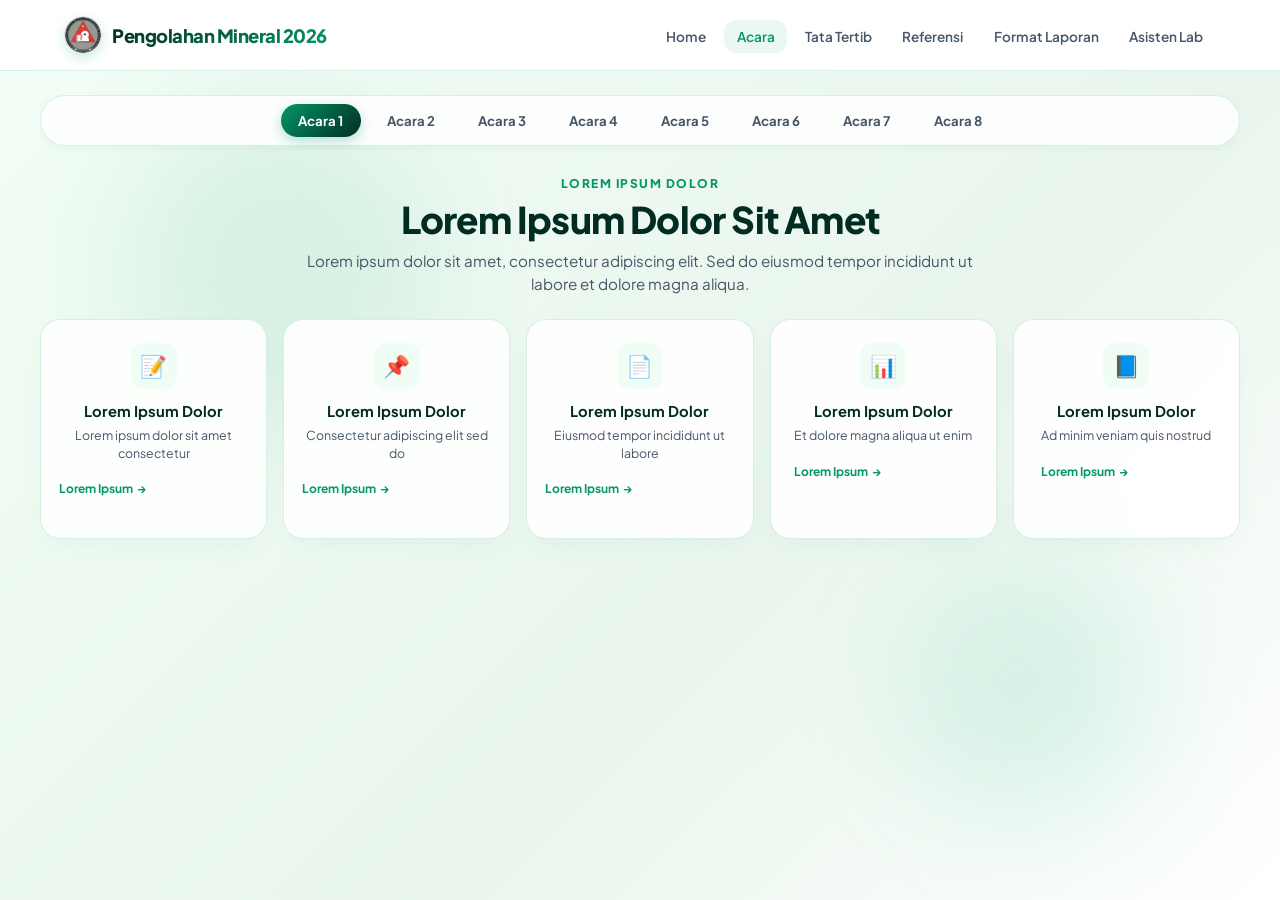
<file: acara.html>
<!DOCTYPE html>
<html lang="id">
<head>
  <meta charset="UTF-8">
  <meta name="viewport" content="width=device-width, initial-scale=1.0">
  <link rel="icon" type="png" href="logo.png">
  <title>LAB PM 2026</title>

  <!-- Google Fonts: Plus Jakarta Sans -->
  <link rel="preconnect" href="https://fonts.googleapis.com">
  <link rel="preconnect" href="https://fonts.gstatic.com" crossorigin>
  <link href="https://fonts.googleapis.com/css2?family=Plus+Jakarta+Sans:wght@300;400;500;600;700;800&display=swap" rel="stylesheet">

  <!-- CSS terpisah: common.css (nav & dasar, seragam di semua halaman) + acara.css (khusus halaman ini) -->
  <link rel="stylesheet" href="css/common.css">
  <link rel="stylesheet" href="css/acara.css">
</head>
<body>

  <div class="app-container">
    <!-- NAVBAR (markup seragam di semua halaman) -->
    <header class="top-header">
      <div class="nav-container">
        <a href="index.html" class="brand">
          <div class="brand-logo"><img src="logo.png" alt="Logo Laboratorium Pengolahan Mineral"></div>
          <span>Pengolahan Mineral 2026</span>
        </a>

        <button class="nav-toggle" id="navToggle" aria-label="Buka menu navigasi">
          <span></span><span></span><span></span>
        </button>

        <nav id="mainNav">
          <ul>
            <li><a href="index.html">Home</a></li>
            <li><a href="acara.html" class="active">Acara</a></li>
            <li><a href="tata_tertib.html">Tata Tertib</a></li>
            <li><a href="refrensi.html">Referensi</a></li>
            <li><a href="format_laporan.html">Format Laporan</a></li>
            <li><a href="asiste_lab.html">Asisten Lab</a></li>
          </ul>
        </nav>
      </div>
    </header>

    <!-- MAIN CONTENT -->
    <main class="main-content">
      <div class="animated-orb orb-1"></div>
      <div class="animated-orb orb-2"></div>

      <div class="content-wrapper">

        <!-- SELECTOR TOMBOL ACARA 1 - 8 (DESKTOP/TABLET) -->
        <div class="acara-selector-container">
          <div class="acara-selector">
            <button class="btn-acara active" onclick="switchAcara(1)">Acara 1</button>
            <button class="btn-acara" onclick="switchAcara(2)">Acara 2</button>
            <button class="btn-acara" onclick="switchAcara(3)">Acara 3</button>
            <button class="btn-acara" onclick="switchAcara(4)">Acara 4</button>
            <button class="btn-acara" onclick="switchAcara(5)">Acara 5</button>
            <button class="btn-acara" onclick="switchAcara(6)">Acara 6</button>
            <button class="btn-acara" onclick="switchAcara(7)">Acara 7</button>
            <button class="btn-acara" onclick="switchAcara(8)">Acara 8</button>
          </div>
        </div>

        <!-- DROPDOWN "PILIH ACARA" (KHUSUS HANDPHONE) -->
        <div class="acara-select-mobile">
          <label class="acara-select-label" for="acaraSelect">
            <span class="acara-select-icon">📋</span> Pilih Acara
          </label>
          <div class="acara-select-wrapper">
            <select id="acaraSelect" class="acara-select" onchange="switchAcara(parseInt(this.value))">
              <option value="1">Acara 1 — Lorem Ipsum Dolor Sit</option>
              <option value="2">Acara 2 — Consectetur Adipiscing Elit</option>
              <option value="3">Acara 3 — Sed Do Eiusmod Tempor</option>
              <option value="4">Acara 4 — Incididunt Ut Labore</option>
              <option value="5">Acara 5 — Dolore Magna Aliqua</option>
              <option value="6">Acara 6 — Ut Enim Ad Minim</option>
              <option value="7">Acara 7 — Quis Nostrud Exercitation</option>
              <option value="8">Acara 8 — Ullamco Laboris Nisi</option>
            </select>
            <span class="acara-select-arrow">▾</span>
          </div>
        </div>

        <!-- HEADER ACARA TERPILIH -->
        <div class="acara-header-box" id="acara-header">
          <div class="acara-tag" id="display-tag">LOREM IPSUM DOLOR</div>
          <h1 class="acara-title" id="display-title">Lorem Ipsum Dolor Sit Amet</h1>
          <p class="acara-desc" id="display-desc">
            Lorem ipsum dolor sit amet, consectetur adipiscing elit. Sed do eiusmod tempor incididunt ut labore et dolore magna aliqua.
          </p>
        </div>

        <!-- 5 CARDS DINAMIS -->
        <div class="cards-grid" id="cards-container">

          <!-- Card 1: Pre-Praktikum -->
          <a href="#" class="card-modul" id="card-pre">
            <div class="card-icon">📝</div>
            <div class="card-content-mobile">
              <div class="card-title" id="title-pre">Lorem Ipsum Dolor</div>
              <div class="card-sub" id="sub-pre">Lorem ipsum dolor sit amet consectetur</div>
              <div class="card-btn">Lorem Ipsum <span>→</span></div>
            </div>
          </a>

          <!-- Card 2: Tugas Praktikum -->
          <a href="#" class="card-modul" id="card-tugas">
            <div class="card-icon">📌</div>
            <div class="card-content-mobile">
              <div class="card-title" id="title-tugas">Lorem Ipsum Dolor</div>
              <div class="card-sub" id="sub-tugas">Consectetur adipiscing elit sed do</div>
              <div class="card-btn">Lorem Ipsum <span>→</span></div>
            </div>
          </a>

          <!-- Card 3: Laporan Sementara -->
          <a href="#" class="card-modul" id="card-laporan">
            <div class="card-icon">📄</div>
            <div class="card-title" id="title-laporan">Lorem Ipsum Dolor</div>
            <div class="card-content-mobile">
              <div class="card-sub" id="sub-laporan">Eiusmod tempor incididunt ut labore</div>
              <div class="card-btn">Lorem Ipsum <span>→</span></div>
            </div>
          </a>

          <!-- Card 4: Data Acara -->
          <a href="#" class="card-modul" id="card-data">
            <div class="card-icon">📊</div>
            <div class="card-content-mobile">
              <div class="card-title" id="title-data">Lorem Ipsum Dolor</div>
              <div class="card-sub" id="sub-data">Et dolore magna aliqua ut enim</div>
              <div class="card-btn">Lorem Ipsum <span>→</span></div>
            </div>
          </a>

          <!-- Card 5: Panduan Praktikum -->
          <a href="#" class="card-modul" id="card-panduan">
            <div class="card-icon">📘</div>
            <div class="card-content-mobile">
              <div class="card-title" id="title-panduan">Lorem Ipsum Dolor</div>
              <div class="card-sub" id="sub-panduan">Ad minim veniam quis nostrud</div>
              <div class="card-btn">Lorem Ipsum <span>→</span></div>
            </div>
          </a>

        </div>

      </div>
    </main>
  </div>

  <!-- SCRIPT DINAMIS UNTUK MENGUBAH HEADER & SETIAP KARTU -->
  <script src="js/common.js"></script>
  <script src="js/acara.js"></script>
</body>
</html>
</file>
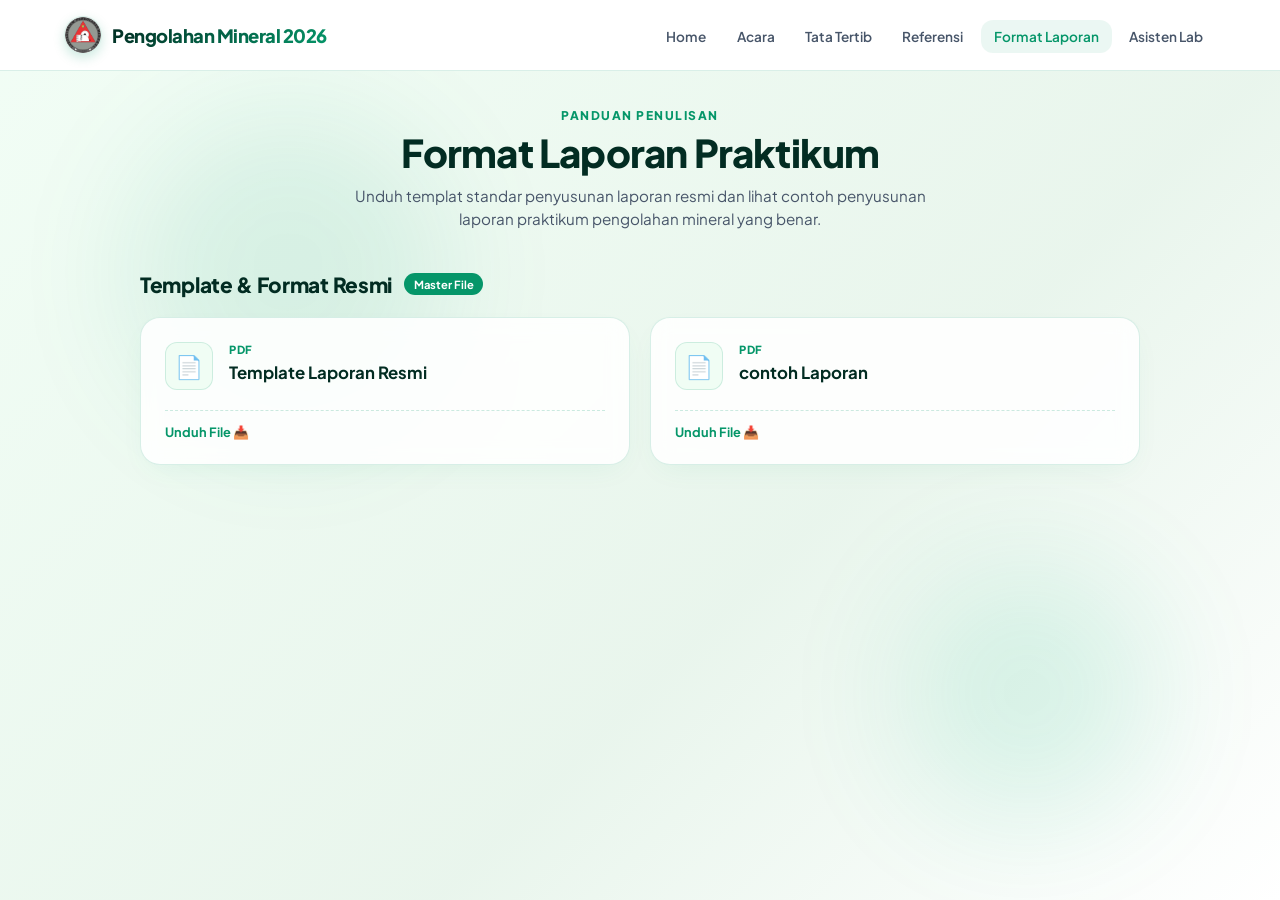
<file: format_laporan.html>
<!DOCTYPE html>
<html lang="id">
<head>
  <meta charset="UTF-8">
  <meta name="viewport" content="width=device-width, initial-scale=1.0">
  <link rel="icon" type="png" href="logo.png">
  <title>LAB PM 2026</title>

  <!-- Google Fonts: Plus Jakarta Sans -->
  <link rel="preconnect" href="https://fonts.googleapis.com">
  <link rel="preconnect" href="https://fonts.gstatic.com" crossorigin>
  <link href="https://fonts.googleapis.com/css2?family=Plus+Jakarta+Sans:wght@300;400;500;600;700;800&display=swap" rel="stylesheet">

  <!-- CSS terpisah: common.css (nav & dasar, seragam di semua halaman) + format_laporan.css (khusus halaman ini) -->
  <link rel="stylesheet" href="css/common.css">
  <link rel="stylesheet" href="css/format_laporan.css">
</head>
<body>

  <div class="app-container">
    <!-- NAVBAR (markup seragam di semua halaman) -->
    <header class="top-header">
      <div class="nav-container">
        <a href="index.html" class="brand">
          <div class="brand-logo"><img src="logo.png" alt="Logo Laboratorium Pengolahan Mineral"></div>
          <span>Pengolahan Mineral 2026</span>
        </a>

        <button class="nav-toggle" id="navToggle" aria-label="Buka menu navigasi">
          <span></span><span></span><span></span>
        </button>

        <nav id="mainNav">
          <ul>
            <li><a href="index.html">Home</a></li>
            <li><a href="acara.html">Acara</a></li>
            <li><a href="tata_tertib.html">Tata Tertib</a></li>
            <li><a href="refrensi.html">Referensi</a></li>
            <li><a href="format_laporan.html" class="active">Format Laporan</a></li>
            <li><a href="asiste_lab.html">Asisten Lab</a></li>
          </ul>
        </nav>
      </div>
    </header>

    <!-- MAIN CONTENT -->
    <main class="main-content">
      <div class="animated-orb orb-1"></div>
      <div class="animated-orb orb-2"></div>

      <div class="content-wrapper">

        <!-- HEADER PAGE -->
        <div class="page-header">
          <div class="page-tag">PANDUAN PENULISAN</div>
          <h1 class="page-title">Format Laporan Praktikum</h1>
          <p class="page-desc">
            Unduh templat standar penyusunan laporan resmi dan lihat contoh penyusunan laporan praktikum pengolahan mineral yang benar.
          </p>
        </div>

        <!-- SECTION 1: TEMPLATE FORMAT LAPORAN -->
        <section>
          <div class="section-header">
            <h2 class="section-title">Template & Format Resmi</h2>
            <span class="section-badge">Master File</span>
          </div>

          <div class="cards-grid">

            <!-- Card 1: Format Laporan Utama -->
            <a href="#" target="_blank" class="card-format">
              <div class="card-body">
                <div class="card-icon">📄</div>
                <div class="card-info">
                  <span class="card-tag">PDF</span>
                  <h3 class="card-title">Template Laporan Resmi</h3>
                </div>
              </div>
              <div class="card-footer">
                <span class="btn-action">Unduh File 📥</span>
              </div>
            </a>

            <!-- Card 2: Format Laporan Utama -->
            <a href="#" target="_blank" class="card-format">
              <div class="card-body">
                <div class="card-icon">📄</div>
                <div class="card-info">
                  <span class="card-tag">PDF</span>
                  <h3 class="card-title">contoh Laporan</h3>
                </div>
              </div>
              <div class="card-footer">
                <span class="btn-action">Unduh File 📥</span>
              </div>
            </a>

          </div>
        </section>
      </div>
    </main>
  </div>

  <script src="js/common.js"></script>
</body>
</html>
</file>
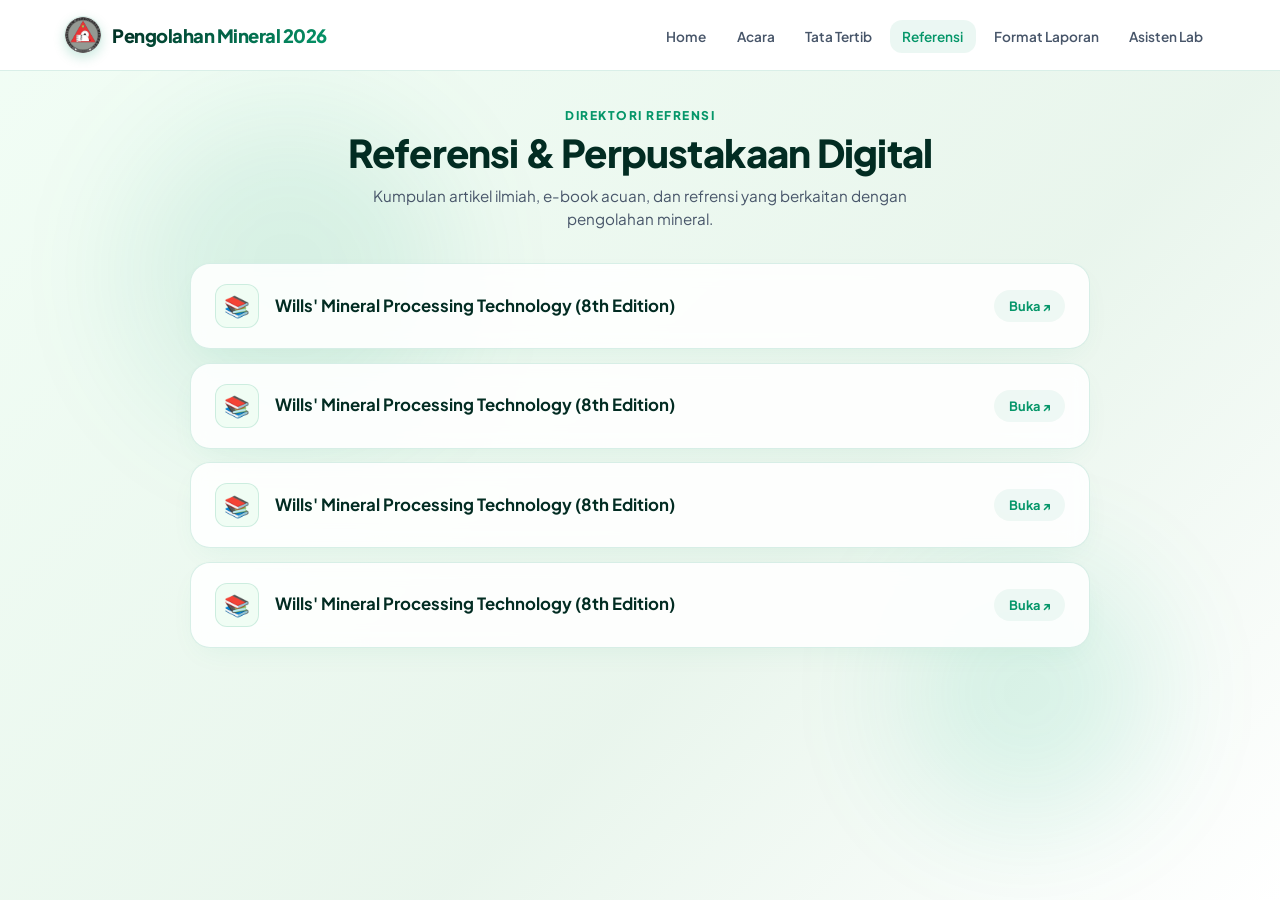
<file: refrensi.html>
<!DOCTYPE html>
<html lang="id">
<head>
  <meta charset="UTF-8">
  <meta name="viewport" content="width=device-width, initial-scale=1.0">
  <link rel="icon" type="png" href="logo.png">
  <title>lAB PM 2026</title>

  <!-- Google Fonts: Plus Jakarta Sans -->
  <link rel="preconnect" href="https://fonts.googleapis.com">
  <link rel="preconnect" href="https://fonts.gstatic.com" crossorigin>
  <link href="https://fonts.googleapis.com/css2?family=Plus+Jakarta+Sans:wght@300;400;500;600;700;800&display=swap" rel="stylesheet">

  <!-- CSS terpisah: common.css (nav & dasar, seragam di semua halaman) + refrensi.css (khusus halaman ini) -->
  <link rel="stylesheet" href="css/common.css">
  <link rel="stylesheet" href="css/refrensi.css">
</head>
<body>

  <div class="app-container">
    <!-- NAVBAR (markup seragam di semua halaman) -->
    <header class="top-header">
      <div class="nav-container">
        <a href="index.html" class="brand">
          <div class="brand-logo"><img src="logo.png" alt="Logo Laboratorium Pengolahan Mineral"></div>
          <span>Pengolahan Mineral 2026</span>
        </a>

        <button class="nav-toggle" id="navToggle" aria-label="Buka menu navigasi">
          <span></span><span></span><span></span>
        </button>

        <nav id="mainNav">
          <ul>
            <li><a href="index.html">Home</a></li>
            <li><a href="acara.html">Acara</a></li>
            <li><a href="tata_tertib.html">Tata Tertib</a></li>
            <li><a href="refrensi.html" class="active">Referensi</a></li>
            <li><a href="format_laporan.html">Format Laporan</a></li>
            <li><a href="asiste_lab.html">Asisten Lab</a></li>
          </ul>
        </nav>
      </div>
    </header>

    <!-- MAIN CONTENT -->
    <main class="main-content">
      <div class="animated-orb orb-1"></div>
      <div class="animated-orb orb-2"></div>

      <div class="content-wrapper">

        <!-- HEADER PAGE -->
        <div class="page-header">
          <div class="page-tag">DIREKTORI REFRENSI</div>
          <h1 class="page-title">Referensi & Perpustakaan Digital</h1>
          <p class="page-desc">
            Kumpulan artikel ilmiah, e-book acuan, dan refrensi yang berkaitan dengan pengolahan mineral.
          </p>
        </div>

        <!-- LIST CARD PANJANG MEMANJANG -->
        <div class="reference-list">

          <!-- Card Panjang 1 -->
          <a href="https://link-artikel-jurnal-1.com" target="_blank" rel="noopener noreferrer" class="card-ref-long">
            <div class="ref-main-info">
              <div class="ref-icon">📚</div>
              <div class="ref-text">
                <div class="ref-title">Wills' Mineral Processing Technology (8th Edition)</div>
              </div>
            </div>
            <div class="ref-action">
              Buka ↗
            </div>
          </a>

          <!-- Card Panjang 2 -->
          <a href="https://link-artikel-jurnal-1.com" target="_blank" rel="noopener noreferrer" class="card-ref-long">
            <div class="ref-main-info">
              <div class="ref-icon">📚</div>
              <div class="ref-text">
                <div class="ref-title">Wills' Mineral Processing Technology (8th Edition)</div>
              </div>
            </div>
            <div class="ref-action">
              Buka ↗
            </div>
          </a>

          <!-- Card Panjang 3 -->
          <a href="https://link-artikel-jurnal-1.com" target="_blank" rel="noopener noreferrer" class="card-ref-long">
            <div class="ref-main-info">
              <div class="ref-icon">📚</div>
              <div class="ref-text">
                <div class="ref-title">Wills' Mineral Processing Technology (8th Edition)</div>
              </div>
            </div>
            <div class="ref-action">
              Buka ↗
            </div>
          </a>

          <!-- Card Panjang 4 -->
          <a href="https://link-artikel-jurnal-1.com" target="_blank" rel="noopener noreferrer" class="card-ref-long">
            <div class="ref-main-info">
              <div class="ref-icon">📚</div>
              <div class="ref-text">
                <div class="ref-title">Wills' Mineral Processing Technology (8th Edition)</div>
              </div>
            </div>
            <div class="ref-action">
              Buka ↗
            </div>
          </a>

        </div>

      </div>
    </main>
  </div>

  <script src="js/common.js"></script>
</body>
</html>
</file>
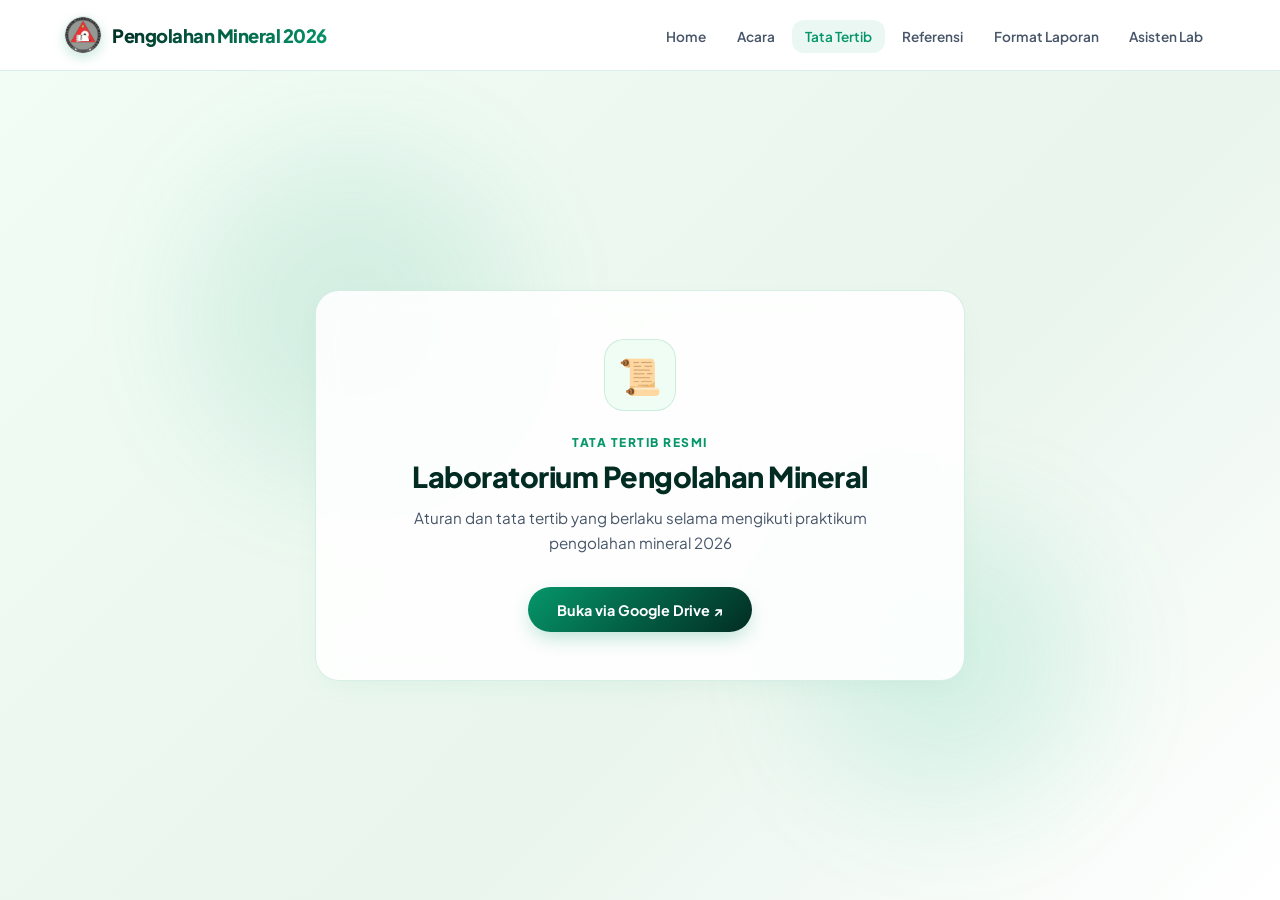
<file: tata_tertib.html>
<!DOCTYPE html>
<html lang="id">
<head>
  <meta charset="UTF-8">
  <meta name="viewport" content="width=device-width, initial-scale=1.0">
  <link rel="icon" type="png" href="logo.png">
  <title>LAB PM 2026</title>

  <!-- Google Fonts: Plus Jakarta Sans -->
  <link rel="preconnect" href="https://fonts.googleapis.com">
  <link rel="preconnect" href="https://fonts.gstatic.com" crossorigin>
  <link href="https://fonts.googleapis.com/css2?family=Plus+Jakarta+Sans:wght@300;400;500;600;700;800&display=swap" rel="stylesheet">

  <!-- CSS terpisah: common.css (nav & dasar, seragam di semua halaman) + tata_tertib.css (khusus halaman ini) -->
  <link rel="stylesheet" href="css/common.css">
  <link rel="stylesheet" href="css/tata_tertib.css">
</head>
<body>

  <div class="app-container">
    <!-- NAVBAR (markup seragam di semua halaman) -->
    <header class="top-header">
      <div class="nav-container">
        <a href="index.html" class="brand">
          <div class="brand-logo"><img src="logo.png" alt="Logo Laboratorium Pengolahan Mineral"></div>
          <span>Pengolahan Mineral 2026</span>
        </a>

        <button class="nav-toggle" id="navToggle" aria-label="Buka menu navigasi">
          <span></span><span></span><span></span>
        </button>

        <nav id="mainNav">
          <ul>
            <li><a href="index.html">Home</a></li>
            <li><a href="acara.html">Acara</a></li>
            <li><a href="tata_tertib.html" class="active">Tata Tertib</a></li>
            <li><a href="refrensi.html">Referensi</a></li>
            <li><a href="format_laporan.html">Format Laporan</a></li>
            <li><a href="asiste_lab.html">Asisten Lab</a></li>
          </ul>
        </nav>
      </div>
    </header>

    <!-- MAIN CONTENT -->
    <main class="main-content">
      <div class="animated-orb orb-1"></div>
      <div class="animated-orb orb-2"></div>

      <div class="content-container">

        <!-- CARD TATA TERTIB (KLIK MENUJU GOOGLE DRIVE) -->
        <a href="https://drive.google.com/your-tatatertib-link-here" target="_blank" rel="noopener noreferrer" class="card-drive-rules">
          <div class="icon-wrapper">
            📜
          </div>

          <div class="rules-badge">TATA TERTIB RESMI</div>
          <h1 class="rules-title">Laboratorium Pengolahan Mineral</h1>

          <p class="rules-desc">
            Aturan dan tata tertib yang berlaku selama mengikuti praktikum pengolahan mineral 2026
          </p>

          <div class="drive-btn">
            Buka via Google Drive ↗
          </div>
        </a>

      </div>
    </main>
  </div>

  <script src="js/common.js"></script>
</body>
</html>
</file>
<file: css/common.css>
/* =========================================================
   COMMON.CSS
   Dipakai oleh SEMUA halaman MineralLab 2026.
   Berisi: reset, variabel warna, layout dasar, dan NAVBAR
   yang kini seragam di setiap halaman (index, acara,
   tata_tertib, refrensi, format_laporan, asiste_lab).
   ========================================================= */

* {
  margin: 0;
  padding: 0;
  box-sizing: border-box;
}

:root {
  --primary-green: #059669;
  --dark-green: #022c22;
  --mint-bg: #f0fdf4;
  --mint-soft: #e6f4ea;

  --gradient-main: linear-gradient(135deg, #059669 0%, #022c22 100%);
  --gradient-text: linear-gradient(135deg, #022c22 0%, #059669 100%);
  --gradient-ig: linear-gradient(45deg, #f09433 0%, #e6683c 25%, #dc2743 50%, #cc2366 75%, #bc1888 100%);

  --text-main: #0f172a;
  --text-muted: #475569;
  --white: #ffffff;
  --border-color: rgba(5, 150, 105, 0.15);

  --radius-sm: 12px;
  --radius-md: 20px;
  --radius-lg: 24px;
  --shadow-soft: 0 10px 30px -10px rgba(5, 150, 105, 0.08);
  --shadow-hover: 0 20px 35px -10px rgba(5, 150, 105, 0.18);
}

html, body {
  min-height: 100vh;
  width: 100%;
  background-color: var(--white);
  color: var(--text-main);
  font-family: 'Plus Jakarta Sans', sans-serif;
  -webkit-font-smoothing: antialiased;
  overflow-x: hidden;
}

.app-container {
  min-height: 100vh;
  display: flex;
  flex-direction: column;
  position: relative;
}

/* =========================================================
   NAVBAR (SERAGAM DI SEMUA HALAMAN)
   ========================================================= */

.top-header {
  position: sticky;
  top: 0;
  z-index: 100;
  background: rgba(255, 255, 255, 0.9);
  backdrop-filter: blur(12px);
  -webkit-backdrop-filter: blur(12px);
  border-bottom: 1px solid var(--border-color);
}

.nav-container {
  max-width: 1200px;
  margin: 0 auto;
  display: flex;
  justify-content: space-between;
  align-items: center;
  padding: 1rem 1.5rem;
  gap: 1rem;
}

.brand {
  display: flex;
  align-items: center;
  gap: 10px;
  font-weight: 800;
  font-size: 1.15rem;
  color: var(--dark-green);
  text-decoration: none;
  letter-spacing: -0.5px;
  flex-shrink: 0;
}

.brand-logo {
  width: 38px;
  height: 38px;
  flex-shrink: 0;
  background: var(--white);
  border-radius: 50%;
  display: flex;
  align-items: center;
  justify-content: center;
  overflow: hidden;
  color: var(--white);
  font-size: 1rem;
  box-shadow: 0 4px 12px rgba(5, 150, 105, 0.2);
  border: 1px solid var(--border-color);
}

.brand-logo img {
  width: 100%;
  height: 100%;
  object-fit: contain;
  display: block;
}

.brand span {
  background: var(--gradient-text);
  -webkit-background-clip: text;
  -webkit-text-fill-color: transparent;
}

nav {
  max-width: 100%;
}

.nav-toggle {
  display: none;
  flex-direction: column;
  justify-content: center;
  align-items: center;
  gap: 5px;
  width: 40px;
  height: 40px;
  background: rgba(5, 150, 105, 0.08);
  border: none;
  border-radius: var(--radius-sm);
  cursor: pointer;
  flex-shrink: 0;
}

.nav-toggle span {
  display: block;
  width: 20px;
  height: 2px;
  background: var(--primary-green);
  border-radius: 2px;
  transition: all 0.3s cubic-bezier(0.16, 1, 0.3, 1);
}

.nav-toggle.active span:nth-child(1) { transform: translateY(7px) rotate(45deg); }
.nav-toggle.active span:nth-child(2) { opacity: 0; }
.nav-toggle.active span:nth-child(3) { transform: translateY(-7px) rotate(-45deg); }

nav ul {
  display: flex;
  list-style: none;
  gap: 0.3rem;
  align-items: center;
}

nav a {
  text-decoration: none;
  color: var(--text-muted);
  padding: 0.5rem 0.8rem;
  font-weight: 600;
  font-size: 0.85rem;
  border-radius: var(--radius-sm);
  transition: all 0.2s ease;
  white-space: nowrap;
}

nav a:hover, nav a.active {
  color: var(--primary-green);
  background: rgba(5, 150, 105, 0.08);
}

/* =========================================================
   ELEMEN ANIMASI BACKGROUND (dipakai semua halaman)
   ========================================================= */

.animated-orb {
  position: absolute;
  border-radius: 50%;
  filter: blur(60px);
  z-index: 1;
  pointer-events: none;
  opacity: 0.5;
}

@keyframes floatOrb1 {
  0% { transform: translate(0, 0) scale(1); }
  50% { transform: translate(30px, -20px) scale(1.08); }
  100% { transform: translate(-15px, 15px) scale(0.95); }
}

@keyframes floatOrb2 {
  0% { transform: translate(0, 0) scale(1); }
  50% { transform: translate(-30px, 20px) scale(1.1); }
  100% { transform: translate(20px, -15px) scale(0.9); }
}

@keyframes fadeIn {
  from { opacity: 0; transform: translateY(10px); }
  to { opacity: 1; transform: translateY(0); }
}

@keyframes fadeInUp {
  from { opacity: 0; transform: translateY(20px); }
  to { opacity: 1; transform: translateY(0); }
}

/* =========================================================
   NAVBAR RESPONSIVE (SERAGAM)
   Nav di-scroll horizontal di layar kecil, TIDAK wrap
   ke banyak baris, supaya rapi & konsisten di semua halaman.
   ========================================================= */

@media (max-width: 768px) {
  .nav-container {
    flex-direction: row;
    flex-wrap: wrap;
    justify-content: space-between;
    align-items: center;
    padding: 0.75rem 1rem;
  }

  .nav-toggle {
    display: flex;
  }

  .brand {
    font-size: 0.95rem;
  }

  nav {
    order: 3;
    width: 100%;
    max-height: 0;
    overflow: hidden;
    transition: max-height 0.35s cubic-bezier(0.16, 1, 0.3, 1);
  }

  nav.nav-open {
    max-height: 400px;
    margin-top: 0.75rem;
  }

  nav ul {
    flex-direction: column;
    align-items: stretch;
    width: 100%;
    gap: 0.3rem;
    padding-bottom: 0.5rem;
  }

  nav a {
    display: block;
    width: 100%;
    text-align: center;
    padding: 0.7rem 0.8rem;
    font-size: 0.85rem;
  }
}

@media (max-width: 420px) {
  .brand span {
    display: inline;
  }
}
</file>
<file: css/acara.css>
/* =========================================================
   ACARA.CSS — khusus halaman Acara
   ========================================================= */

/* MAIN CONTENT */
.main-content {
  flex: 1;
  position: relative;
  display: flex;
  flex-direction: column;
  align-items: center;
  padding: 1.5rem 1.5rem 2rem 1.5rem;
  background:
    linear-gradient(135deg, rgba(240, 253, 244, 0.93) 0%, rgba(230, 244, 234, 0.88) 60%, rgba(255, 255, 255, 0.96) 100%),
    url('') center/cover no-repeat;
}

.orb-1 {
  width: 300px;
  height: 300px;
  background: rgba(5, 150, 105, 0.2);
  top: 5%;
  left: 10%;
  animation: floatOrb1 12s infinite ease-in-out alternate;
}

.orb-2 {
  width: 250px;
  height: 250px;
  background: rgba(16, 185, 129, 0.25);
  bottom: 10%;
  right: 10%;
  animation: floatOrb2 10s infinite ease-in-out alternate;
}

.content-wrapper {
  max-width: 1200px;
  width: 100%;
  margin: 0 auto;
  position: relative;
  z-index: 2;
  display: flex;
  flex-direction: column;
}

/* SELECTOR ACARA (ACARA 1 - 8) - RESPONSIVE SCROLL UNTUK HP */
.acara-selector-container {
  width: 100%;
  overflow-x: auto;
  padding-bottom: 5px;
  margin-bottom: 1.25rem;
  -webkit-overflow-scrolling: touch;
  scrollbar-width: none; /* Hide scrollbar Firefox */
}
.acara-selector-container::-webkit-scrollbar {
  display: none; /* Hide scrollbar Chrome/Safari */
}

.acara-selector {
  display: flex;
  gap: 0.5rem;
  justify-content: center;
  background: rgba(255, 255, 255, 0.85);
  padding: 0.5rem;
  border-radius: 100px;
  border: 1px solid var(--border-color);
  box-shadow: 0 4px 15px rgba(5, 150, 105, 0.05);
  backdrop-filter: blur(8px);
  min-width: max-content;
  margin: 0 auto;
}

.btn-acara {
  background: transparent;
  border: none;
  padding: 0.5rem 1.1rem;
  font-weight: 700;
  font-size: 0.825rem;
  color: var(--text-muted);
  border-radius: 100px;
  cursor: pointer;
  transition: all 0.3s cubic-bezier(0.16, 1, 0.3, 1);
  font-family: inherit;
  white-space: nowrap;
}

.btn-acara:hover {
  color: var(--primary-green);
  background: rgba(5, 150, 105, 0.08);
}

.btn-acara.active {
  background: var(--gradient-main);
  color: var(--white);
  box-shadow: 0 4px 12px rgba(5, 150, 105, 0.3);
}

/* DROPDOWN "PILIH ACARA" - HANYA TAMPIL DI HANDPHONE */
.acara-select-mobile {
  display: none;
  width: 100%;
  margin-bottom: 1.25rem;
}

.acara-select-label {
  display: flex;
  align-items: center;
  gap: 6px;
  font-size: 0.75rem;
  font-weight: 800;
  letter-spacing: 0.5px;
  color: var(--primary-green);
  text-transform: uppercase;
  margin-bottom: 0.5rem;
}

.acara-select-wrapper {
  position: relative;
  width: 100%;
}

.acara-select {
  width: 100%;
  appearance: none;
  -webkit-appearance: none;
  -moz-appearance: none;
  background: rgba(255, 255, 255, 0.9);
  border: 1px solid var(--border-color);
  border-radius: var(--radius-sm);
  padding: 0.85rem 2.5rem 0.85rem 1rem;
  font-family: inherit;
  font-size: 0.875rem;
  font-weight: 700;
  color: var(--dark-green);
  box-shadow: var(--shadow-soft);
  backdrop-filter: blur(8px);
  cursor: pointer;
  transition: all 0.3s ease;
}

.acara-select:focus {
  outline: none;
  border-color: var(--primary-green);
  box-shadow: 0 0 0 3px rgba(5, 150, 105, 0.15);
}

.acara-select-arrow {
  position: absolute;
  top: 50%;
  right: 1rem;
  transform: translateY(-50%);
  color: var(--primary-green);
  font-size: 1rem;
  pointer-events: none;
}

/* HEADER DETAIL ACARA */
.acara-header-box {
  text-align: center;
  margin-bottom: 1.5rem;
  animation: fadeIn 0.4s ease;
}

.acara-tag {
  display: inline-block;
  font-size: 0.75rem;
  font-weight: 800;
  letter-spacing: 1.5px;
  color: var(--primary-green);
  text-transform: uppercase;
  margin-bottom: 0.3rem;
}

.acara-title {
  font-size: clamp(1.6rem, 3vw, 2.3rem);
  font-weight: 800;
  color: var(--dark-green);
  letter-spacing: -0.8px;
  line-height: 1.25;
  margin-bottom: 0.5rem;
}

.acara-desc {
  font-size: clamp(0.875rem, 1.5vw, 0.95rem);
  color: var(--text-muted);
  max-width: 680px;
  margin: 0 auto;
  line-height: 1.5;
}

/* GRID CARDS MODUL - FLEKSIBEL UNTUK SEMUA UKURAN LAYAR */
.cards-grid {
  display: grid;
  /* Menggunakan auto-fit agar kartu menyesuaikan jumlah kolom secara otomatis */
  grid-template-columns: repeat(auto-fit, minmax(210px, 1fr));
  gap: 1rem;
  width: 100%;
}

.card-modul {
  background: rgba(255, 255, 255, 0.88);
  border: 1px solid var(--border-color);
  border-radius: var(--radius-md);
  padding: 1.4rem 1.1rem;
  display: flex;
  flex-direction: column;
  align-items: center;
  text-align: center;
  text-decoration: none;
  color: var(--text-main);
  backdrop-filter: blur(8px);
  box-shadow: var(--shadow-soft);
  transition: all 0.3s cubic-bezier(0.16, 1, 0.3, 1);
  position: relative;
  overflow: hidden;
  cursor: pointer;
  min-height: 220px;
}

.card-modul::before {
  content: '';
  position: absolute;
  top: 0;
  left: 0;
  width: 100%;
  height: 4px;
  background: var(--gradient-main);
  opacity: 0;
  transition: opacity 0.3s ease;
}

.card-modul:hover {
  transform: translateY(-6px);
  background: var(--white);
  border-color: rgba(5, 150, 105, 0.35);
  box-shadow: var(--shadow-hover);
}

.card-modul:hover::before {
  opacity: 1;
}

.card-icon {
  width: 46px;
  height: 46px;
  background: var(--mint-bg);
  border-radius: var(--radius-sm);
  display: flex;
  align-items: center;
  justify-content: center;
  font-size: 1.35rem;
  margin-bottom: 0.8rem;
  transition: transform 0.3s ease;
}

.card-modul:hover .card-icon {
  transform: scale(1.1) rotate(5deg);
}

.card-title {
  font-size: 0.925rem;
  font-weight: 700;
  color: var(--dark-green);
  margin-bottom: 0.4rem;
  line-height: 1.3;
}

.card-sub {
  font-size: 0.775rem;
  color: var(--text-muted);
  line-height: 1.4;
  margin-bottom: 1.2rem;
}

.card-btn {
  margin-top: auto;
  font-size: 0.75rem;
  font-weight: 700;
  color: var(--primary-green);
  display: flex;
  align-items: center;
  gap: 4px;
}

.card-modul:hover .card-btn {
  color: var(--dark-green);
}

/* ANIMASI CONTAINER KARTU SAAT ACARA BERGANTI */
.animated-change {
  animation: fadeInUp 0.4s ease forwards;
}

/* MEDIA QUERIES KHUSUS HANDPHONE & TABLET */
@media (max-width: 768px) {
  .main-content { padding: 1.2rem 1rem 2rem 1rem; }

  /* Ganti baris tombol Acara 1-8 dengan dropdown "Pilih Acara" di HP */
  .acara-selector-container {
    display: none;
  }

  .acara-select-mobile {
    display: block;
  }

  /* Mengubah tampilan kartu pada HP agar optimal */
  .cards-grid {
    grid-template-columns: 1fr;
    gap: 0.85rem;
  }

  .card-modul {
    min-height: auto;
    padding: 1.1rem;
    flex-direction: row;
    text-align: left;
    gap: 1rem;
    align-items: center;
  }

  .card-icon {
    margin-bottom: 0;
    flex-shrink: 0;
  }

  .card-content-mobile {
    display: flex;
    flex-direction: column;
    flex: 1;
  }

  .card-sub {
    margin-bottom: 0.4rem;
  }

  .card-btn {
    margin-top: 0.2rem;
  }
}
</file>
<file: css/format_laporan.css>
/* =========================================================
   FORMAT_LAPORAN.CSS — khusus halaman Format Laporan
   ========================================================= */

/* MAIN CONTENT */
.main-content {
  flex: 1;
  position: relative;
  display: flex;
  flex-direction: column;
  align-items: center;
  padding: 2rem 1rem 3rem 1rem;
  background:
    linear-gradient(135deg, rgba(240, 253, 244, 0.93) 0%, rgba(230, 244, 234, 0.88) 60%, rgba(255, 255, 255, 0.96) 100%),
    url('') center/cover no-repeat;
}

.orb-1 {
  width: clamp(200px, 30vw, 320px);
  height: clamp(200px, 30vw, 320px);
  background: rgba(5, 150, 105, 0.2);
  top: 5%;
  left: 10%;
  animation: floatOrb1 12s infinite ease-in-out alternate;
}

.orb-2 {
  width: clamp(180px, 25vw, 250px);
  height: clamp(180px, 25vw, 250px);
  background: rgba(16, 185, 129, 0.25);
  bottom: 10%;
  right: 10%;
  animation: floatOrb2 10s infinite ease-in-out alternate;
}

.content-wrapper {
  max-width: 1000px;
  width: 100%;
  margin: 0 auto;
  position: relative;
  z-index: 2;
  display: flex;
  flex-direction: column;
  gap: 2.5rem;
}

/* HEADER HALAMAN */
.page-header {
  text-align: center;
  animation: fadeIn 0.5s ease;
}

.page-tag {
  display: inline-block;
  font-size: 0.75rem;
  font-weight: 800;
  letter-spacing: 1.5px;
  color: var(--primary-green);
  text-transform: uppercase;
  margin-bottom: 0.4rem;
}

.page-title {
  font-size: clamp(1.5rem, 4vw, 2.4rem);
  font-weight: 800;
  color: var(--dark-green);
  letter-spacing: -0.8px;
  line-height: 1.25;
  margin-bottom: 0.5rem;
}

.page-desc {
  font-size: clamp(0.85rem, 2vw, 0.95rem);
  color: var(--text-muted);
  max-width: 620px;
  margin: 0 auto;
  line-height: 1.5;
}

/* SECTION TITLE */
.section-header {
  display: flex;
  align-items: center;
  gap: 0.75rem;
  margin-bottom: 1.2rem;
}

.section-title {
  font-size: clamp(1.1rem, 2.5vw, 1.3rem);
  font-weight: 800;
  color: var(--dark-green);
  letter-spacing: -0.3px;
}

.section-badge {
  background: var(--primary-green);
  color: var(--white);
  font-size: 0.7rem;
  font-weight: 700;
  padding: 0.25rem 0.6rem;
  border-radius: 100px;
}

/* GRID & CARD FORMAT LAPORAN */
.cards-grid {
  display: grid;
  grid-template-columns: repeat(auto-fit, minmax(280px, 1fr));
  gap: 1.25rem;
  width: 100%;
}

.card-format {
  background: rgba(255, 255, 255, 0.88);
  border: 1px solid var(--border-color);
  border-radius: var(--radius-md);
  padding: 1.5rem;
  display: flex;
  flex-direction: column;
  justify-content: space-between;
  gap: 1.25rem;
  text-decoration: none;
  color: var(--text-main);
  backdrop-filter: blur(10px);
  -webkit-backdrop-filter: blur(10px);
  box-shadow: var(--shadow-soft);
  transition: all 0.3s cubic-bezier(0.16, 1, 0.3, 1);
  position: relative;
  overflow: hidden;
}

.card-format::before {
  content: '';
  position: absolute;
  top: 0;
  left: 0;
  width: 100%;
  height: 4px;
  background: var(--gradient-main);
  opacity: 0;
  transition: opacity 0.3s ease;
}

.card-format:hover {
  transform: translateY(-6px);
  background: var(--white);
  border-color: rgba(5, 150, 105, 0.35);
  box-shadow: var(--shadow-hover);
}

.card-format:hover::before {
  opacity: 1;
}

.card-body {
  display: flex;
  align-items: flex-start;
  gap: 1rem;
}

.card-icon {
  width: 48px;
  height: 48px;
  background: var(--mint-bg);
  border-radius: var(--radius-sm);
  display: flex;
  align-items: center;
  justify-content: center;
  font-size: 1.4rem;
  flex-shrink: 0;
  border: 1px solid var(--border-color);
  transition: transform 0.3s ease;
}

.card-format:hover .card-icon {
  transform: scale(1.08) rotate(-4deg);
}

.card-info {
  display: flex;
  flex-direction: column;
  gap: 0.35rem;
}

.card-tag {
  font-size: 0.7rem;
  font-weight: 800;
  color: var(--primary-green);
  text-transform: uppercase;
  letter-spacing: 0.5px;
}

.card-title {
  font-size: 1.05rem;
  font-weight: 700;
  color: var(--dark-green);
  line-height: 1.35;
}

.card-desc {
  font-size: 0.825rem;
  color: var(--text-muted);
  line-height: 1.45;
}

.card-footer {
  display: flex;
  align-items: center;
  justify-content: space-between;
  padding-top: 0.8rem;
  border-top: 1px dashed rgba(5, 150, 105, 0.2);
}

.file-type {
  font-size: 0.75rem;
  font-weight: 700;
  color: var(--text-muted);
  background: var(--mint-soft);
  padding: 0.2rem 0.6rem;
  border-radius: 6px;
}

.btn-action {
  display: inline-flex;
  align-items: center;
  gap: 6px;
  font-size: 0.8rem;
  font-weight: 700;
  color: var(--primary-green);
  transition: color 0.2s ease;
}

.card-format:hover .btn-action {
  color: var(--dark-green);
}

/* MEDIA QUERIES UNTUK HP */
@media (max-width: 768px) {
  .main-content {
    padding: 1.25rem 0.85rem 2rem 0.85rem;
  }

  .cards-grid {
    grid-template-columns: 1fr;
  }
}
</file>
<file: css/refrensi.css>
/* =========================================================
   REFRENSI.CSS — khusus halaman Referensi
   ========================================================= */

/* MAIN CONTENT */
.main-content {
  flex: 1;
  position: relative;
  display: flex;
  flex-direction: column;
  align-items: center;
  padding: 2rem 1rem 3rem 1rem;
  background:
    linear-gradient(135deg, rgba(240, 253, 244, 0.93) 0%, rgba(230, 244, 234, 0.88) 60%, rgba(255, 255, 255, 0.96) 100%),
    url('') center/cover no-repeat;
}

.orb-1 {
  width: clamp(200px, 30vw, 320px);
  height: clamp(200px, 30vw, 320px);
  background: rgba(5, 150, 105, 0.2);
  top: 5%;
  left: 10%;
  animation: floatOrb1 12s infinite ease-in-out alternate;
}

.orb-2 {
  width: clamp(180px, 25vw, 250px);
  height: clamp(180px, 25vw, 250px);
  background: rgba(16, 185, 129, 0.25);
  bottom: 10%;
  right: 10%;
  animation: floatOrb2 10s infinite ease-in-out alternate;
}

.content-wrapper {
  max-width: 900px;
  width: 100%;
  margin: 0 auto;
  position: relative;
  z-index: 2;
  display: flex;
  flex-direction: column;
}

/* HEADER HALAMAN */
.page-header {
  text-align: center;
  margin-bottom: 2rem;
  animation: fadeIn 0.5s ease;
}

.page-tag {
  display: inline-block;
  font-size: 0.75rem;
  font-weight: 800;
  letter-spacing: 1.5px;
  color: var(--primary-green);
  text-transform: uppercase;
  margin-bottom: 0.4rem;
}

.page-title {
  font-size: clamp(1.5rem, 4vw, 2.4rem);
  font-weight: 800;
  color: var(--dark-green);
  letter-spacing: -0.8px;
  line-height: 1.25;
  margin-bottom: 0.5rem;
}

.page-desc {
  font-size: clamp(0.85rem, 2vw, 0.95rem);
  color: var(--text-muted);
  max-width: 620px;
  margin: 0 auto;
  line-height: 1.5;
}

/* LIST CARD MEMANJANG RESPONSIVE */
.reference-list {
  display: flex;
  flex-direction: column;
  gap: 0.85rem;
  width: 100%;
}

.card-ref-long {
  background: rgba(255, 255, 255, 0.88);
  border: 1px solid var(--border-color);
  border-radius: var(--radius-md);
  padding: clamp(1rem, 2vw, 1.25rem) clamp(1rem, 2.5vw, 1.5rem);
  display: flex;
  align-items: center;
  justify-content: space-between;
  gap: 1rem;
  text-decoration: none;
  color: var(--text-main);
  backdrop-filter: blur(10px);
  -webkit-backdrop-filter: blur(10px);
  box-shadow: var(--shadow-soft);
  transition: all 0.3s cubic-bezier(0.16, 1, 0.3, 1);
  position: relative;
  overflow: hidden;
}

.card-ref-long::before {
  content: '';
  position: absolute;
  top: 0;
  left: 0;
  width: 4px;
  height: 100%;
  background: var(--gradient-main);
  opacity: 0;
  transition: opacity 0.3s ease;
}

.card-ref-long:hover {
  transform: translateX(6px);
  background: var(--white);
  border-color: rgba(5, 150, 105, 0.35);
  box-shadow: var(--shadow-hover);
}

.card-ref-long:hover::before {
  opacity: 1;
}

.ref-main-info {
  display: flex;
  align-items: center;
  gap: 1rem;
  flex: 1;
  min-width: 0; /* Mencegah overflow teks */
}

.ref-icon {
  width: 44px;
  height: 44px;
  background: var(--mint-bg);
  border-radius: var(--radius-sm);
  display: flex;
  align-items: center;
  justify-content: center;
  font-size: 1.3rem;
  flex-shrink: 0;
  border: 1px solid var(--border-color);
  transition: transform 0.3s ease;
}

.card-ref-long:hover .ref-icon {
  transform: scale(1.08) rotate(-4deg);
}

.ref-text {
  display: flex;
  flex-direction: column;
  gap: 0.2rem;
  flex: 1;
  min-width: 0;
}

.ref-title {
  font-size: clamp(0.9rem, 2.2vw, 1.05rem);
  font-weight: 700;
  color: var(--dark-green);
  line-height: 1.35;
  word-wrap: break-word;
}

.ref-action {
  display: flex;
  align-items: center;
  gap: 6px;
  font-size: 0.8rem;
  font-weight: 700;
  color: var(--primary-green);
  white-space: nowrap;
  padding: 0.5rem 0.9rem;
  background: rgba(5, 150, 105, 0.06);
  border-radius: 100px;
  transition: all 0.3s ease;
  flex-shrink: 0;
}

.card-ref-long:hover .ref-action {
  background: var(--gradient-main);
  color: var(--white);
  box-shadow: 0 4px 12px rgba(5, 150, 105, 0.25);
}

/* MEDIA QUERIES UNTUK TAMPILAN HANDPHONE & TABLET KECIL */
@media (max-width: 768px) {
  .main-content {
    padding: 1.25rem 0.85rem 2rem 0.85rem;
  }

  .card-ref-long {
    padding: 0.9rem 1rem;
  }

  .ref-icon {
    width: 38px;
    height: 38px;
    font-size: 1.1rem;
  }

  .ref-action {
    padding: 0.4rem 0.75rem;
    font-size: 0.75rem;
  }
}

/* SANGAT KECIL (Ponsel dibawah 400px) */
@media (max-width: 420px) {
  .card-ref-long {
    flex-direction: column;
    align-items: flex-start;
    gap: 0.75rem;
  }

  .card-ref-long:hover {
    transform: translateY(-3px);
  }

  .ref-main-info {
    width: 100%;
  }

  .ref-action {
    width: 100%;
    justify-content: center;
  }
}
</file>
<file: css/tata_tertib.css>
/* =========================================================
   TATA_TERTIB.CSS — khusus halaman Tata Tertib
   ========================================================= */

/* Fit satu layar (desktop), scroll natural di HP */
html, body {
  height: 100vh;
  overflow: hidden;
}

.app-container {
  height: 100vh;
}

/* MAIN CONTENT FIT SCREEN */
.main-content {
  flex: 1;
  position: relative;
  display: flex;
  align-items: center;
  justify-content: center;
  padding: 2rem;
  background:
    linear-gradient(135deg, rgba(240, 253, 244, 0.93) 0%, rgba(230, 244, 234, 0.88) 60%, rgba(255, 255, 255, 0.96) 100%),
    url('') center/cover no-repeat;
  overflow: hidden;
}

.orb-1 {
  width: 320px;
  height: 320px;
  background: rgba(5, 150, 105, 0.22);
  top: 10%;
  left: 15%;
  animation: floatOrb1 12s infinite ease-in-out alternate;
}

.orb-2 {
  width: 280px;
  height: 280px;
  background: rgba(16, 185, 129, 0.25);
  bottom: 12%;
  right: 15%;
  animation: floatOrb2 10s infinite ease-in-out alternate;
}

.content-container {
  max-width: 650px;
  width: 100%;
  position: relative;
  z-index: 2;
  display: flex;
  flex-direction: column;
  align-items: center;
  text-align: center;
}

/* CARD TATA TERTIB UTAMA (CLICKABLE TO GOOGLE DRIVE) */
.card-drive-rules {
  width: 100%;
  background: rgba(255, 255, 255, 0.88);
  border: 1px solid var(--border-color);
  border-radius: var(--radius-lg);
  padding: 3rem 2.5rem;
  display: flex;
  flex-direction: column;
  align-items: center;
  text-decoration: none;
  color: var(--text-main);
  backdrop-filter: blur(12px);
  -webkit-backdrop-filter: blur(12px);
  box-shadow: var(--shadow-soft);
  transition: all 0.4s cubic-bezier(0.16, 1, 0.3, 1);
  position: relative;
  overflow: hidden;
  animation: fadeInUp 0.7s ease;
}

.card-drive-rules::before {
  content: '';
  position: absolute;
  top: 0;
  left: 0;
  width: 100%;
  height: 5px;
  background: var(--gradient-main);
  opacity: 0;
  transition: opacity 0.3s ease;
}

.card-drive-rules:hover {
  transform: translateY(-8px) scale(1.01);
  background: var(--white);
  border-color: rgba(5, 150, 105, 0.35);
  box-shadow: var(--shadow-hover);
}

.card-drive-rules:hover::before {
  opacity: 1;
}

.icon-wrapper {
  width: 72px;
  height: 72px;
  background: var(--mint-bg);
  border-radius: var(--radius-md);
  display: flex;
  align-items: center;
  justify-content: center;
  font-size: 2.2rem;
  margin-bottom: 1.5rem;
  border: 1px solid var(--border-color);
  transition: transform 0.3s ease;
}

.card-drive-rules:hover .icon-wrapper {
  transform: scale(1.1) rotate(-5deg);
}

.rules-badge {
  font-size: 0.75rem;
  font-weight: 800;
  letter-spacing: 1.5px;
  color: var(--primary-green);
  text-transform: uppercase;
  margin-bottom: 0.5rem;
}

.rules-title {
  font-size: 1.8rem;
  font-weight: 800;
  color: var(--dark-green);
  letter-spacing: -0.5px;
  margin-bottom: 0.8rem;
  line-height: 1.25;
}

.rules-desc {
  font-size: 0.95rem;
  color: var(--text-muted);
  line-height: 1.6;
  margin-bottom: 2rem;
  max-width: 500px;
}

.drive-btn {
  display: inline-flex;
  align-items: center;
  gap: 10px;
  background: var(--gradient-main);
  color: var(--white);
  padding: 0.85rem 1.8rem;
  font-size: 0.9rem;
  font-weight: 700;
  border-radius: 100px;
  box-shadow: 0 8px 20px -4px rgba(5, 150, 105, 0.3);
  transition: all 0.3s ease;
}

.card-drive-rules:hover .drive-btn {
  box-shadow: 0 12px 25px -4px rgba(5, 150, 105, 0.45);
  transform: translateX(4px);
}

/* RESPONSIVE LAYOUT */
@media (max-width: 768px) {
  html, body { overflow-y: auto; height: auto; }
  .app-container { height: auto; min-height: 100vh; }
  .main-content { align-items: flex-start; padding: 2rem 1.2rem; }
  .card-drive-rules { padding: 2.2rem 1.5rem; }
  .rules-title { font-size: 1.4rem; }
  .rules-desc { font-size: 0.875rem; }
}
</file>
